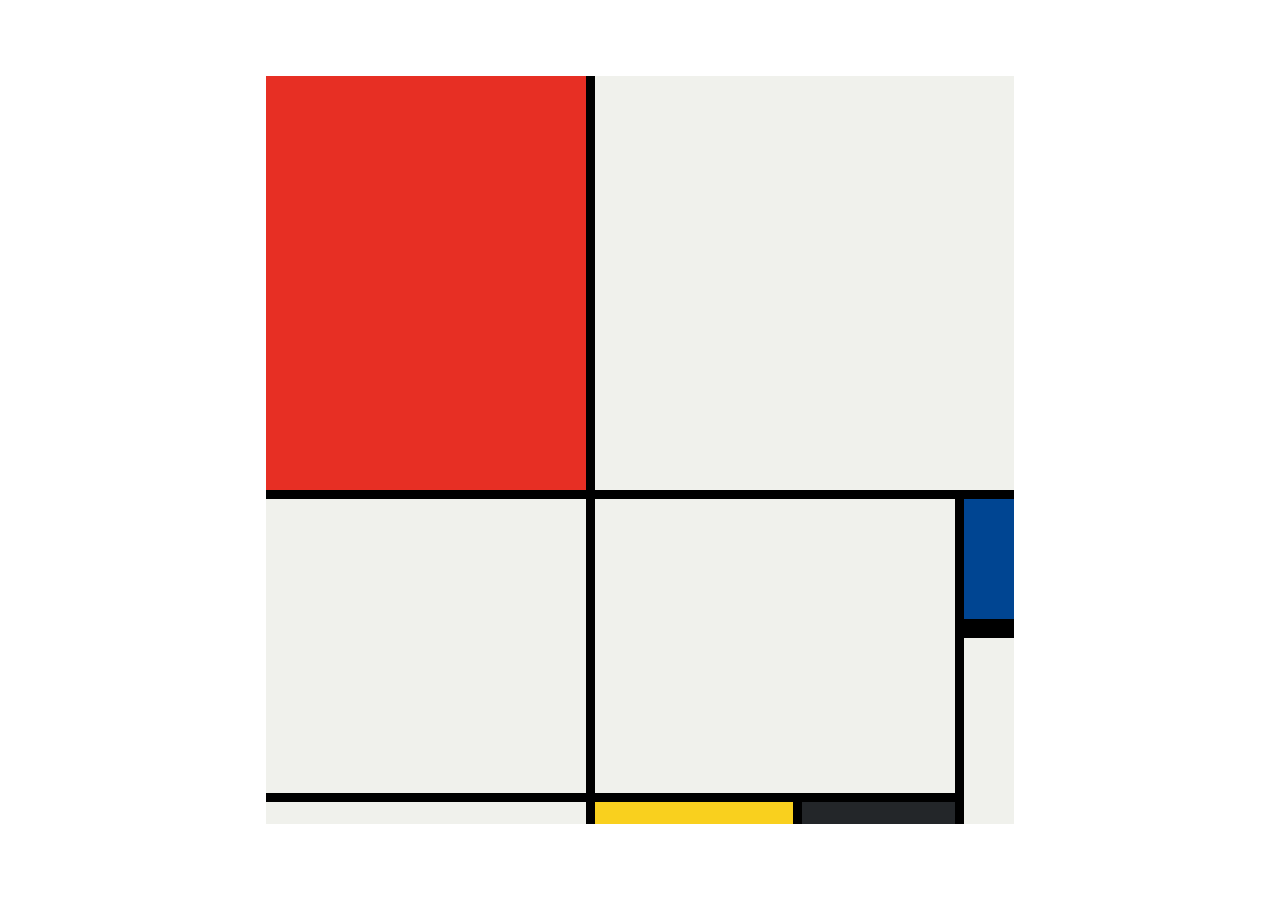
<file: 10.3 Mondrian Project/index.html>
<!DOCTYPE html>
<html lang="en">

<head>
  <meta charset="UTF-8">
  <meta name="viewport" content="width=device-width, initial-scale=1.0">
  <title>Mondrian Project</title>
  <style>
    /* 
    Write your CSS here 
    Line Colour: #000
    White: #F0F1EC
    Red: #E72F24
    Black: #232629
    Blue: #004592
    Yellow: #F9D01E
    */
    body {
      display: flex;
      justify-content: center;
      align-items: center;
      height: 100vh;
      margin: 0;
      padding: 0;
    }

    .container {
      height: 748px;
      width: 748px;
      display: grid;
      background-color: #000;
      grid-template-columns: 320px 198px 153px 50px;
      grid-template-rows: 414px 130px 155px 22px;
      gap: 9px;
    }

    .item {
      background-color: #F0F1EC;
    }

    .red {
      background-color: #E72F24;
    }

    .white1 {
      grid-column: span 3;
    }

    .white2 {
      grid-row: span 2;
    }

    .white3 {
      grid-area: 2 / 2 / 4 /4
    }

    .blue {
      background-color: #004592;
      border-bottom: 10px solid #000;
    }

    .white4 {
      grid-row: span 2;
    }

    .yellow {
      background-color: #F9D01E;
    }

    .black {
      background-color: #232629;
    }
  </style>
</head>

<body>
  <!-- Write your HTML here -->

  <div class="container">
    <div class="item red"></div>
    <div class="item white1"></div>
    <div class="item white2"></div>
    <div class="item white3"></div>

    <div class="item blue"></div>
    <div class="item white4"></div>

    <div class="item"></div>
    <div class="item yellow"></div>
    <div class="item black"></div>
  </div>
</body>

</html>
</file>
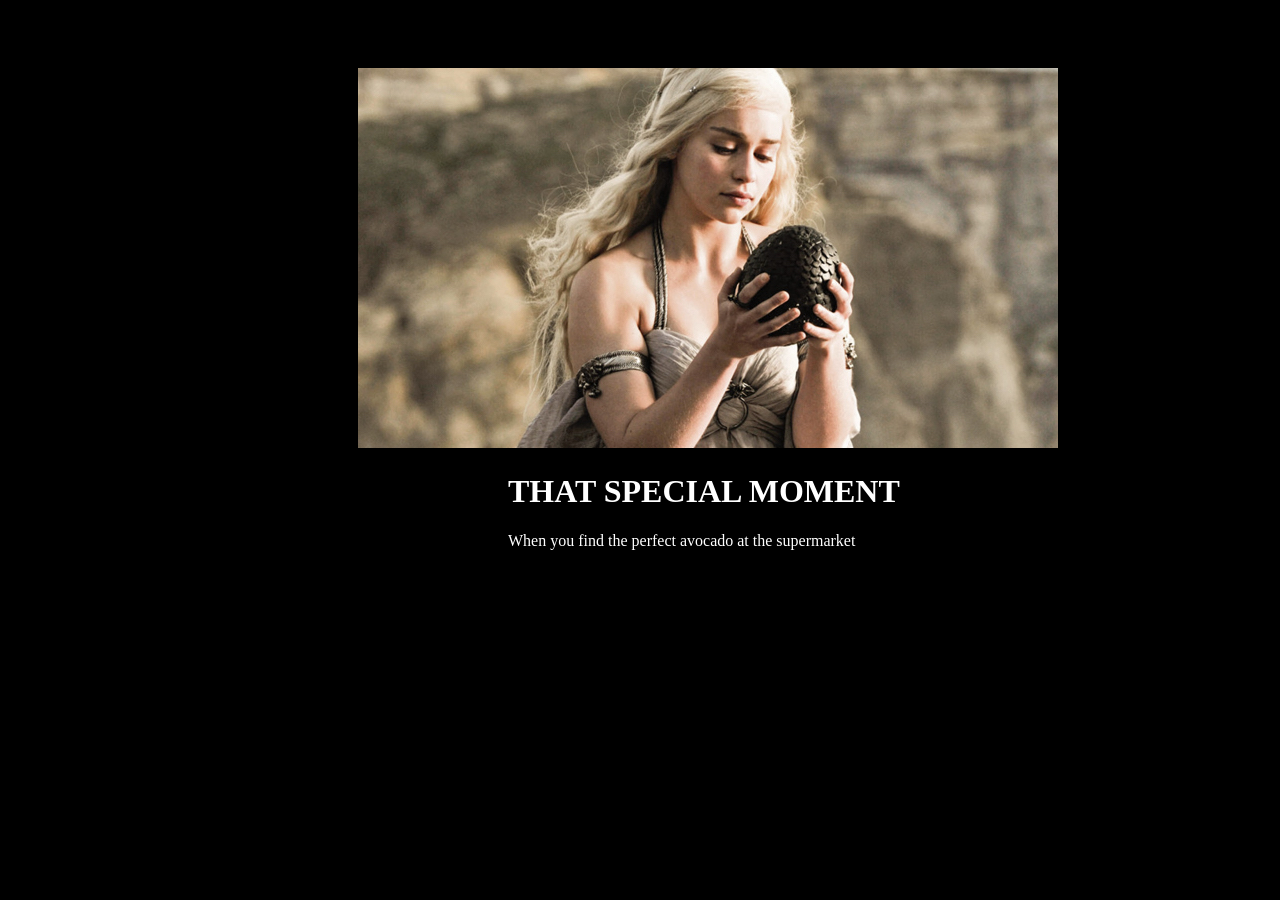
<file: 6.4 Motivation Meme Project/index.html>
<!-- 
  TODO: Create a motivational post website.
Style it how ever you like. 
Look at the goal image for inspiration.
But it must have the following features:
1. The main h1 text should be using the Regular Libre Baskerville Font from Google Fonts:
  https://fonts.google.com/specimen/Libre+Baskerville
2. The text should be white and background black.
3. Add your own image into the images folder inside assets. It should have a 5px white border.
4. The text should be center aligned.
5. Create a div to contain the h1, p and img elements. Adjust the margins so that the image and text are centered on the page. 
  Hint: You horizontally center a div by giving it a width of 50% and a margin-left of 25%.
  Hint: Set the image to have a width of 100% so it fills the div. 
6. Read about the text-transform property on MDN docs to make the h1 uppercase with CSS.
  https://developer.mozilla.org/en-US/docs/Web/CSS/text-transform 
-->
<!DOCTYPE html>
<html style="background-color: black;" lang="en">
<head>
  <meta charset="UTF-8">
  <meta name="viewport" content="width=device-width, initial-scale=1.0">
  <title>Document</title>
  <link rel="preconnect" href="https://fonts.googleapis.com">
<link rel="preconnect" href="https://fonts.gstatic.com" crossorigin>
<link href="https://fonts.googleapis.com/css2?family=Libre+Baskerville:ital,wght@0,400..700;1,400..700&display=swap" rel="stylesheet">
  <link rel="stylesheet" href="./style.css"/>
</head>
<body>
  <div>
  <img src="./assets/images/daenerys.jpeg"/>
  <h1  style="text-transform: uppercase;" class="nam">that special moment</h1>
  <p class="nam">When you find the perfect avocado at the supermarket</p>
  </div>
</body>
</html>
</file>
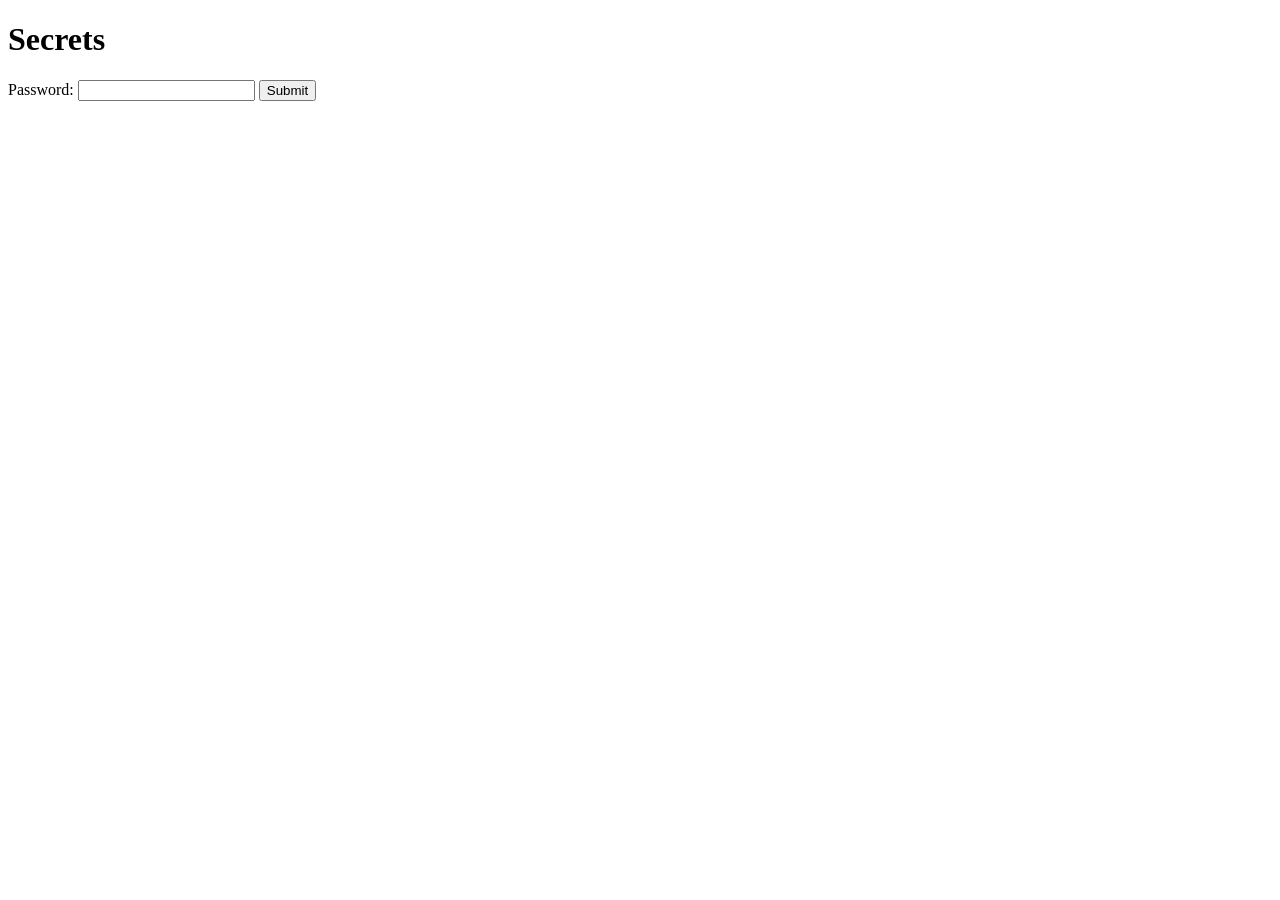
<file: 3.5 Secrets Project/public/index.html>
<!DOCTYPE html>
<html>

<head>
  <title>Secrets</title>
</head>

<body>
  <h1>Secrets</h1>
  <form action="/check" method="POST">
    <label for="password">Password:</label>
    <input type="text" id="password" name="password" required>
    <input type="submit" value="Submit">
  </form>
</body>

</html>
</file>
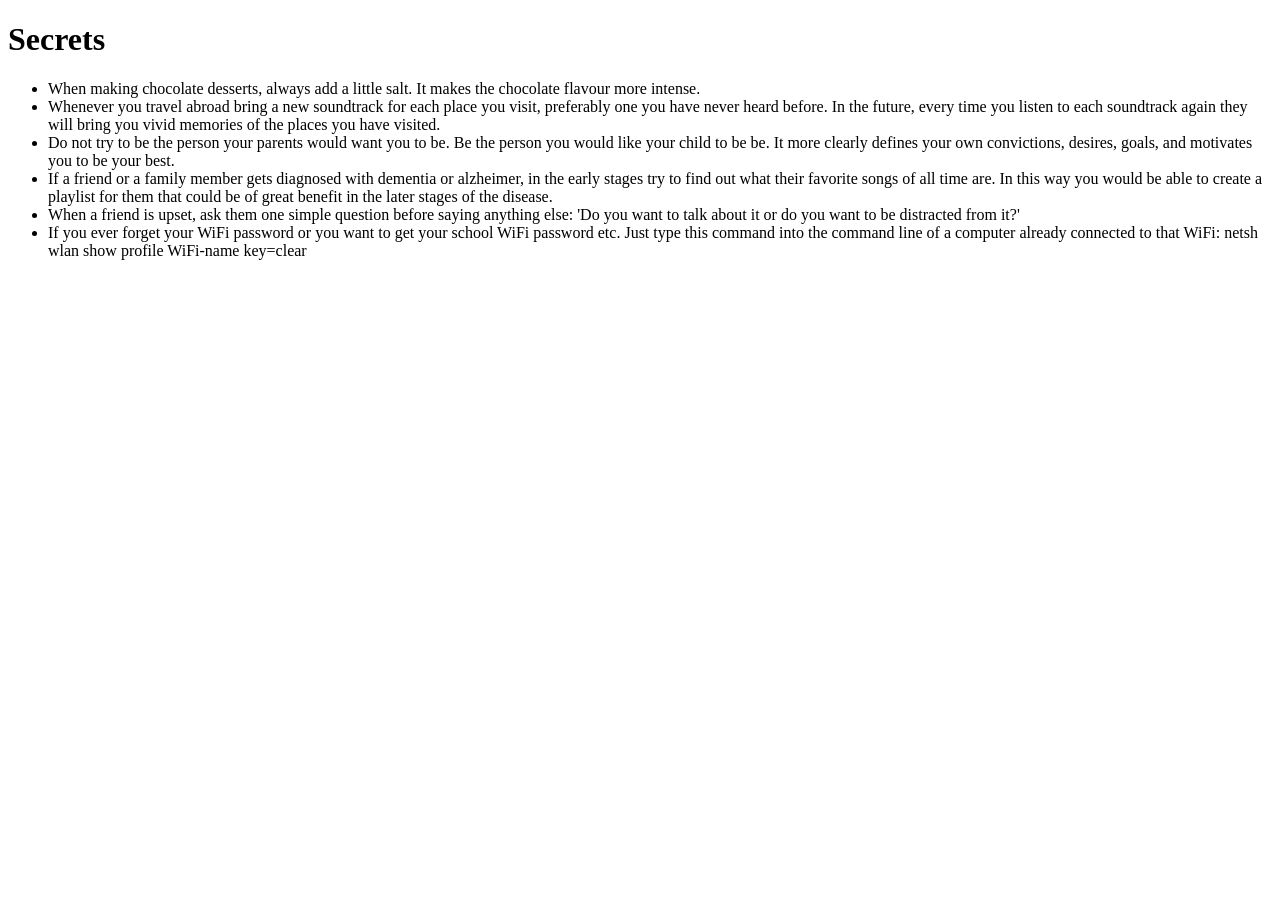
<file: 3.5 Secrets Project/public/secret.html>
<!DOCTYPE html>
<html lang="en">

<head>
  <meta charset="UTF-8">
  <meta name="viewport" content="width=device-width, initial-scale=1.0">
  <title>Secrets</title>
</head>

<body>
  <h1>Secrets</h1>
  <ul>
    <li>When making chocolate desserts, always add a little salt. It makes the chocolate flavour more intense.</li>
    <li>Whenever you travel abroad bring a new soundtrack for each place you visit, preferably one you have never heard
      before.
      In the future, every time you listen to each soundtrack again they will bring you vivid memories of the places you
      have
      visited.</li>
    <li>Do not try to be the person your parents would want you to be. Be the person you would like your child to be be.
      It more
      clearly
      defines your own convictions, desires, goals, and motivates you to be your best.</li>
    <li>If a friend or a family member gets diagnosed with dementia or alzheimer, in the early stages try to find out
      what their
      favorite songs of all time are. In this way you would be able to create a playlist for them that could be of great
      benefit in the later stages of the disease.</li>
    <li>When a friend is upset, ask them one simple question before saying anything else: 'Do you want to talk about it
      or do
      you want to be distracted from it?'</li>
    <li>If you ever forget your WiFi password or you want to get your school WiFi password etc. Just type this command
      into the
      command line of a computer already connected to that WiFi: netsh wlan show profile WiFi-name key=clear</li>
  </ul>

</body>

</html>
</file>
<file: 6.4 Motivation Meme Project/style.css>
.nam{
    color: white;
    background-color: black;
    margin-left: 500px;
    font-family: Liber Baskerville;
}
img{
    margin-left: 350px;
    margin-top: 60px;
    border-color: 20px solid white;
}
</file>
